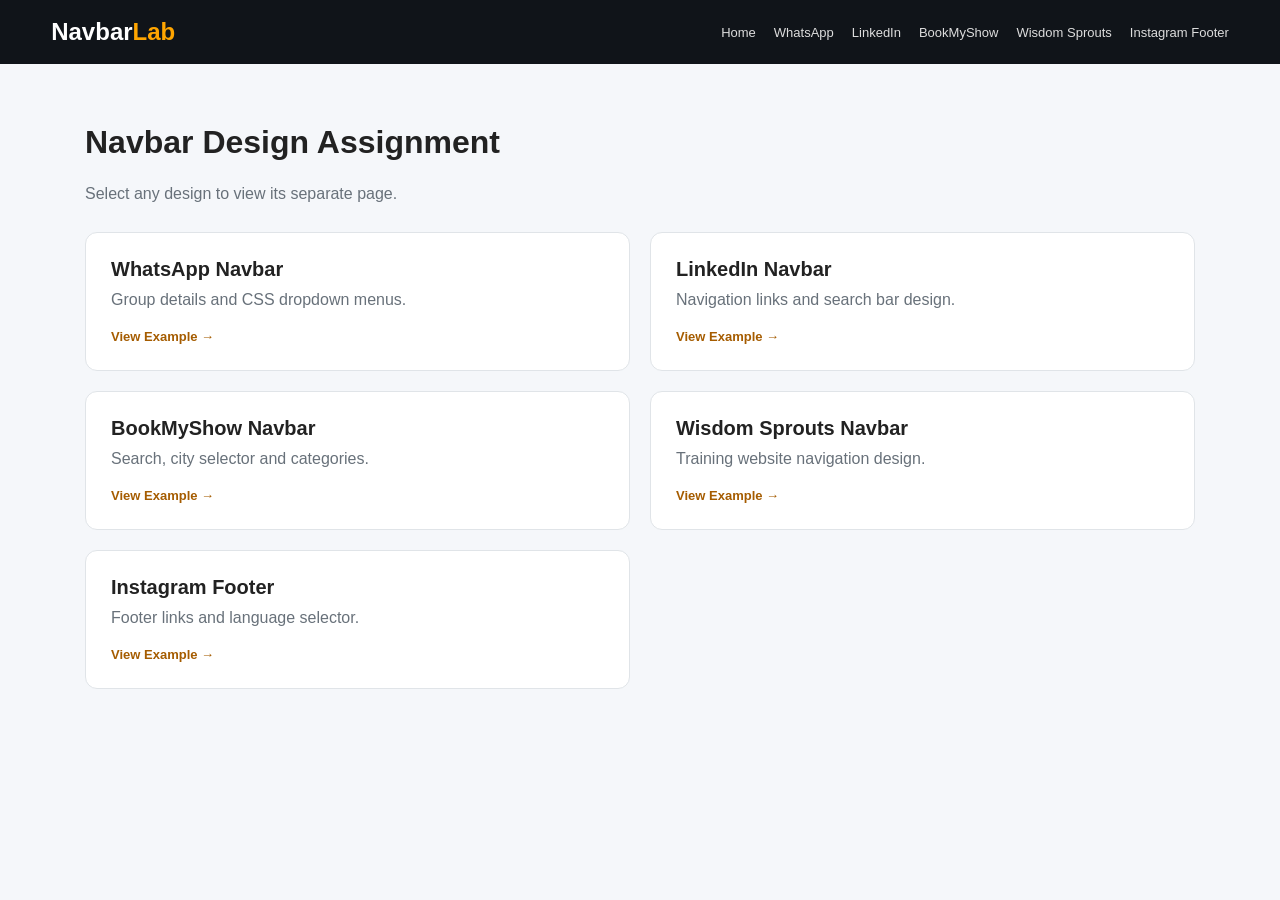
<file: index.html>
<!DOCTYPE html>
<html lang="en">
<head>
    <meta charset="UTF-8">
    <meta name="viewport" content="width=device-width, initial-scale=1.0">
    <title>Navbar Assignment</title>
    <link rel="stylesheet" href="style.css">
</head>
<body>

<header class="main-header">
    <a class="logo" href="index.html">Navbar<span>Lab</span></a>
    <nav>
        <a href="index.html">Home</a>
        <a href="whatsapp.html">WhatsApp</a>
        <a href="linkedin.html">LinkedIn</a>
        <a href="bookmyshow.html">BookMyShow</a>
        <a href="wisdom.html">Wisdom Sprouts</a>
        <a href="instagram.html">Instagram Footer</a>
    </nav>
</header>

<main class="container">
    <h1>Navbar Design Assignment</h1>
    <p class="description">Select any design to view its separate page.</p>

    <div class="cards">
        <a href="whatsapp.html" class="card">
            <h2>WhatsApp Navbar</h2>
            <p>Group details and CSS dropdown menus.</p>
            <span>View Example →</span>
        </a>

        <a href="linkedin.html" class="card">
            <h2>LinkedIn Navbar</h2>
            <p>Navigation links and search bar design.</p>
            <span>View Example →</span>
        </a>

        <a href="bookmyshow.html" class="card">
            <h2>BookMyShow Navbar</h2>
            <p>Search, city selector and categories.</p>
            <span>View Example →</span>
        </a>

        <a href="wisdom.html" class="card">
            <h2>Wisdom Sprouts Navbar</h2>
            <p>Training website navigation design.</p>
            <span>View Example →</span>
        </a>

        <a href="instagram.html" class="card">
            <h2>Instagram Footer</h2>
            <p>Footer links and language selector.</p>
            <span>View Example →</span>
        </a>
    </div>
</main>

</body>
</html>
</file>
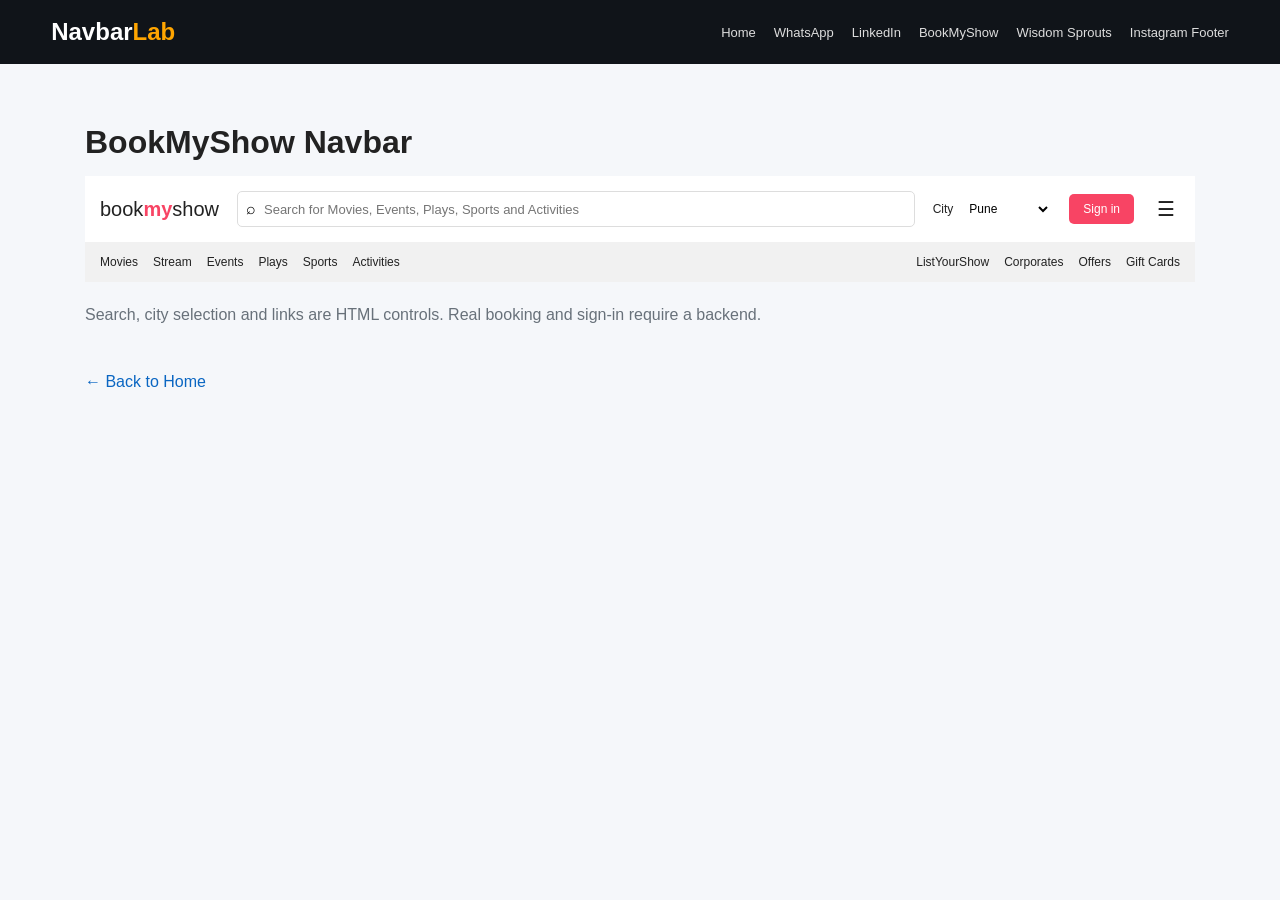
<file: bookmyshow.html>
<!DOCTYPE html>
<html lang="en">
<head>
    <meta charset="UTF-8">
    <meta name="viewport" content="width=device-width, initial-scale=1.0">
    <title>BookMyShow Navbar</title>
    <link rel="stylesheet" href="style.css">
</head>
<body>

<header class="main-header">
    <a class="logo" href="index.html">Navbar<span>Lab</span></a>
    <nav>
        <a href="index.html">Home</a>
        <a href="whatsapp.html">WhatsApp</a>
        <a href="linkedin.html">LinkedIn</a>
        <a href="bookmyshow.html">BookMyShow</a>
        <a href="wisdom.html">Wisdom Sprouts</a>
        <a href="instagram.html">Instagram Footer</a>
    </nav>
</header>

<main class="container">
    <h1>BookMyShow Navbar</h1>

    <div class="bms-navbar">
        <a href="#home" class="bms-logo">book<span>my</span>show</a>

        <form action="#results" method="get" class="bms-search">
            <button type="submit" aria-label="Search">⌕</button>
            <input type="search" name="q"
                placeholder="Search for Movies, Events, Plays, Sports and Activities">
        </form>

        <form action="#city-selected" method="get" class="city-form">
            <label for="city">City</label>
            <select name="city" id="city">
                <option>Pune</option>
                <option>Mumbai</option>
                <option>Hyderabad</option>
                <option>Delhi</option>
                <option>Bengaluru</option>
            </select>
        </form>

        <a href="#signin" class="signin">Sign in</a>

        <div class="css-dropdown">
            <a href="#menu" class="bms-menu">☰</a>
            <div class="dropdown-content dropdown-right">
                <a href="#bookings">Your bookings</a>
                <a href="#help">Help centre</a>
                <a href="#offers">Offers</a>
            </div>
        </div>
    </div>

    <nav class="bms-categories">
        <a href="#movies">Movies</a>
        <a href="#stream">Stream</a>
        <a href="#events">Events</a>
        <a href="#plays">Plays</a>
        <a href="#sports">Sports</a>
        <a href="#activities">Activities</a>
        <span class="category-spacer"></span>
        <a href="#list-your-show">ListYourShow</a>
        <a href="#corporates">Corporates</a>
        <a href="#offers">Offers</a>
        <a href="#gift-cards">Gift Cards</a>
    </nav>

    <p class="note">Search, city selection and links are HTML controls. Real booking and sign-in require a backend.</p>
    <a class="back-link" href="index.html">← Back to Home</a>
</main>

</body>
</html>
</file>
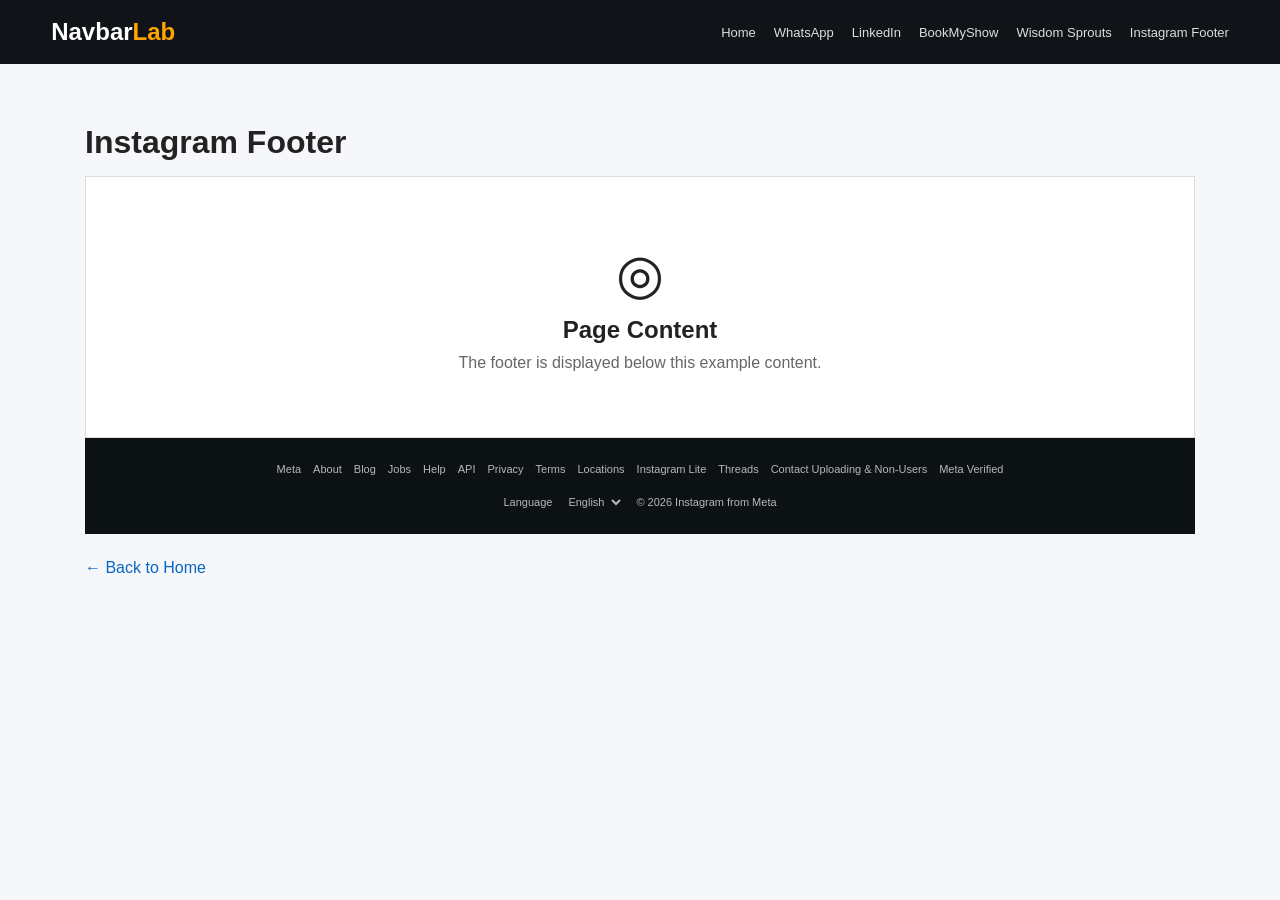
<file: instagram.html>
<!DOCTYPE html>
<html lang="en">
<head>
    <meta charset="UTF-8">
    <meta name="viewport" content="width=device-width, initial-scale=1.0">
    <title>Instagram Footer</title>
    <link rel="stylesheet" href="style.css">
</head>
<body>

<header class="main-header">
    <a class="logo" href="index.html">Navbar<span>Lab</span></a>
    <nav>
        <a href="index.html">Home</a>
        <a href="whatsapp.html">WhatsApp</a>
        <a href="linkedin.html">LinkedIn</a>
        <a href="bookmyshow.html">BookMyShow</a>
        <a href="wisdom.html">Wisdom Sprouts</a>
        <a href="instagram.html">Instagram Footer</a>
    </nav>
</header>

<main class="container">
    <h1>Instagram Footer</h1>

    <div class="instagram-content">
        <div class="instagram-symbol">◎</div>
        <h2>Page Content</h2>
        <p>The footer is displayed below this example content.</p>
    </div>

    <footer class="instagram-footer">
        <nav class="instagram-links">
            <a href="#meta">Meta</a>
            <a href="#about">About</a>
            <a href="#blog">Blog</a>
            <a href="#jobs">Jobs</a>
            <a href="#help">Help</a>
            <a href="#api">API</a>
            <a href="#privacy">Privacy</a>
            <a href="#terms">Terms</a>
            <a href="#locations">Locations</a>
            <a href="#instagram-lite">Instagram Lite</a>
            <a href="#threads">Threads</a>
            <a href="#contact">Contact Uploading &amp; Non-Users</a>
            <a href="#verified">Meta Verified</a>
        </nav>

        <div class="instagram-bottom">
            <label for="language">Language</label>
            <select id="language" name="language">
                <option>English</option>
                <option>Hindi</option>
                <option>Marathi</option>
                <option>Spanish</option>
            </select>
            <span>© 2026 Instagram from Meta</span>
        </div>
    </footer>

    <a class="back-link" href="index.html">← Back to Home</a>
</main>

</body>
</html>
</file>
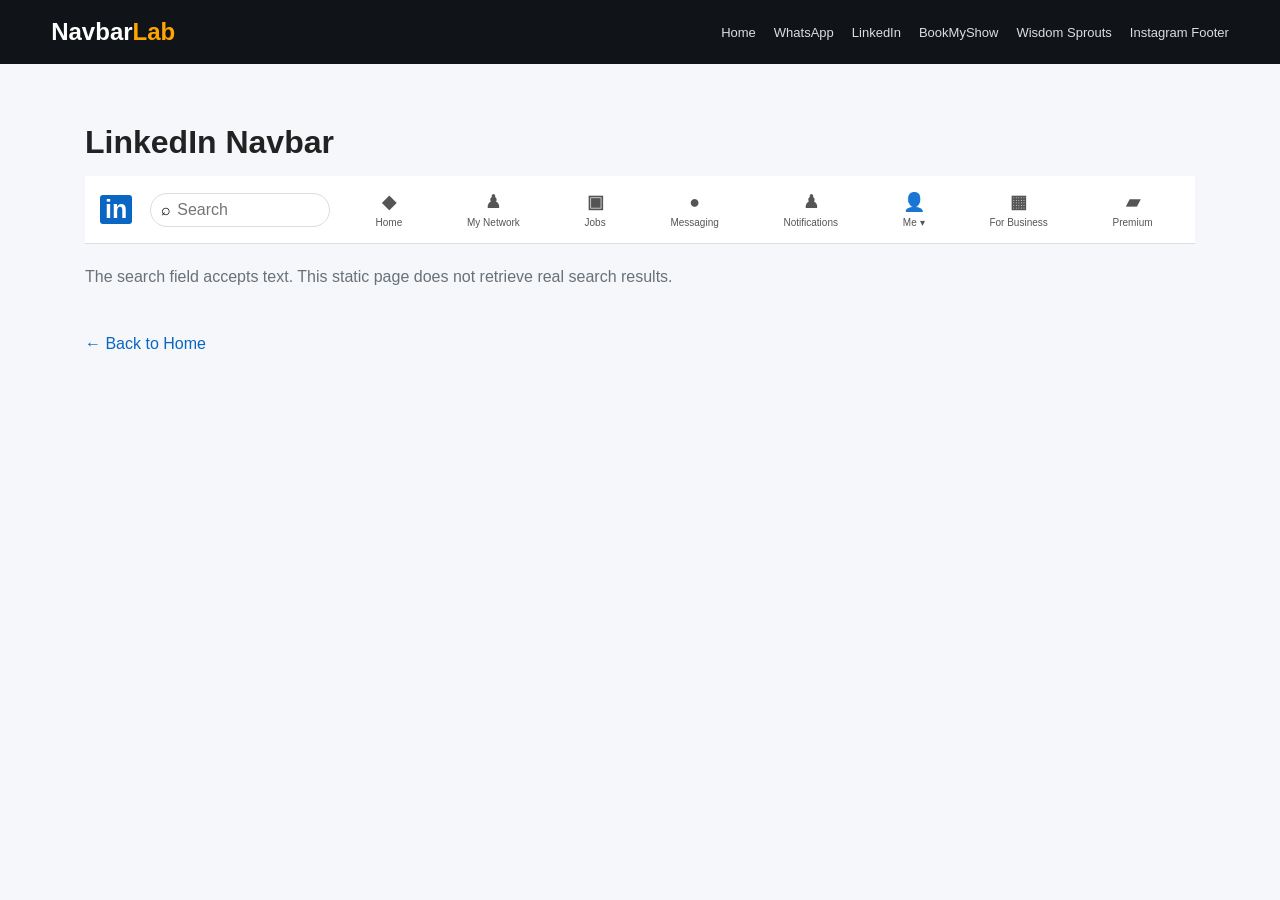
<file: Linkedin.html>
<!DOCTYPE html>
<html lang="en">
<head>
    <meta charset="UTF-8">
    <meta name="viewport" content="width=device-width, initial-scale=1.0">
    <title>LinkedIn Navbar</title>
    <link rel="stylesheet" href="style.css">
</head>
<body>

<header class="main-header">
    <a class="logo" href="index.html">Navbar<span>Lab</span></a>
    <nav>
        <a href="index.html">Home</a>
        <a href="whatsapp.html">WhatsApp</a>
        <a href="linkedin.html">LinkedIn</a>
        <a href="bookmyshow.html">BookMyShow</a>
        <a href="wisdom.html">Wisdom Sprouts</a>
        <a href="instagram.html">Instagram Footer</a>
    </nav>
</header>

<main class="container">
    <h1>LinkedIn Navbar</h1>

    <div class="linkedin-nav">
        <a href="#home" class="linkedin-logo">in</a>

        <form action="#search-results" method="get" class="linkedin-search">
            <button type="submit" aria-label="Search">⌕</button>
            <input type="search" name="q" placeholder="Search">
        </form>

        <nav class="linkedin-links">
            <a href="#home"><b>◆</b><small>Home</small></a>
            <a href="#network"><b>♟</b><small>My Network</small></a>
            <a href="#jobs"><b>▣</b><small>Jobs</small></a>
            <a href="#messaging"><b>●</b><small>Messaging</small></a>
            <a href="#notifications"><b>♟</b><small>Notifications</small></a>
            <a href="#profile"><b>👤</b><small>Me ▾</small></a>
            <a href="#business"><b>▦</b><small>For Business</small></a>
            <a href="#premium"><b>▰</b><small>Premium</small></a>
        </nav>
    </div>

    <p class="note">The search field accepts text. This static page does not retrieve real search results.</p>
    <a class="back-link" href="index.html">← Back to Home</a>
</main>

</body>
</html>
</file>
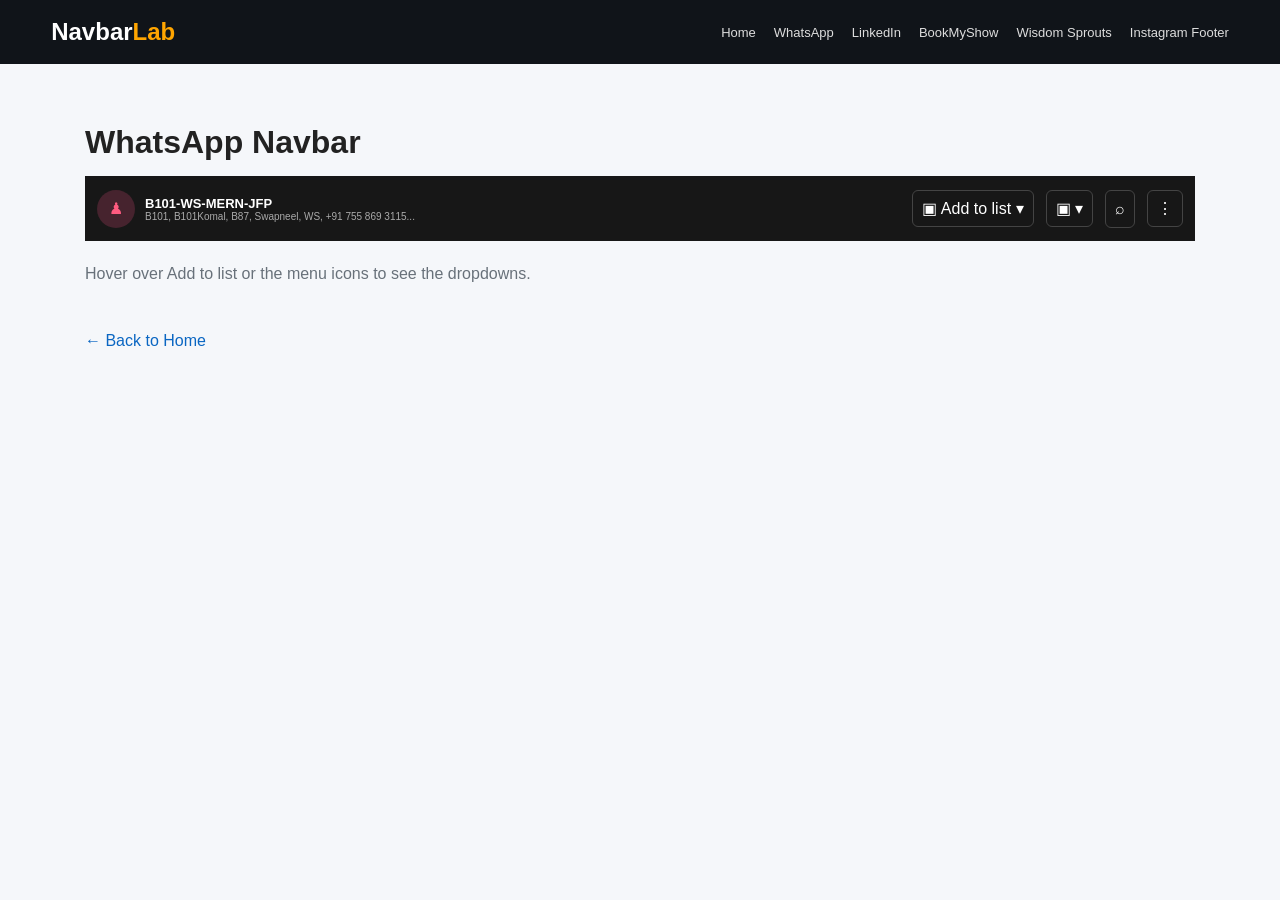
<file: whatsapp.html>
<!DOCTYPE html>
<html lang="en">
<head>
    <meta charset="UTF-8">
    <meta name="viewport" content="width=device-width, initial-scale=1.0">
    <title>WhatsApp Navbar</title>
    <link rel="stylesheet" href="style.css">
</head>
<body>

<header class="main-header">
    <a class="logo" href="index.html">Navbar<span>Lab</span></a>
    <nav>
        <a href="index.html">Home</a>
        <a href="whatsapp.html">WhatsApp</a>
        <a href="linkedin.html">LinkedIn</a>
        <a href="bookmyshow.html">BookMyShow</a>
        <a href="wisdom.html">Wisdom Sprouts</a>
        <a href="instagram.html">Instagram Footer</a>
    </nav>
</header>

<main class="container">
    <h1>WhatsApp Navbar</h1>

    <div class="whatsapp-nav">
        <a href="#group" class="group-info">
            <span class="avatar">♟</span>
            <span>
                <strong>B101-WS-MERN-JFP</strong>
                <small>B101, B101Komal, B87, Swapneel, WS, +91 755 869 3115...</small>
            </span>
        </a>

        <div class="css-dropdown">
            <a href="#lists" class="wa-button">▣ Add to list ▾</a>
            <div class="dropdown-content">
                <a href="#new-list">Create new list</a>
                <a href="#favorites">Add to Favorites</a>
                <a href="#manage-lists">Manage lists</a>
            </div>
        </div>

        <div class="css-dropdown">
            <a href="#video" class="wa-icon">▣ ▾</a>
            <div class="dropdown-content">
                <a href="#video">Video call</a>
                <a href="#voice">Voice call</a>
            </div>
        </div>

        <a href="#search" class="wa-icon" aria-label="Search">⌕</a>

        <div class="css-dropdown">
            <a href="#more" class="wa-icon">⋮</a>
            <div class="dropdown-content dropdown-right">
                <a href="#group-info">Group info</a>
                <a href="#mute">Mute notifications</a>
                <a href="#clear">Clear chat</a>
            </div>
        </div>
    </div>

    <p class="note">Hover over Add to list or the menu icons to see the dropdowns.</p>
    <a class="back-link" href="index.html">← Back to Home</a>
</main>

</body>
</html>
</file>
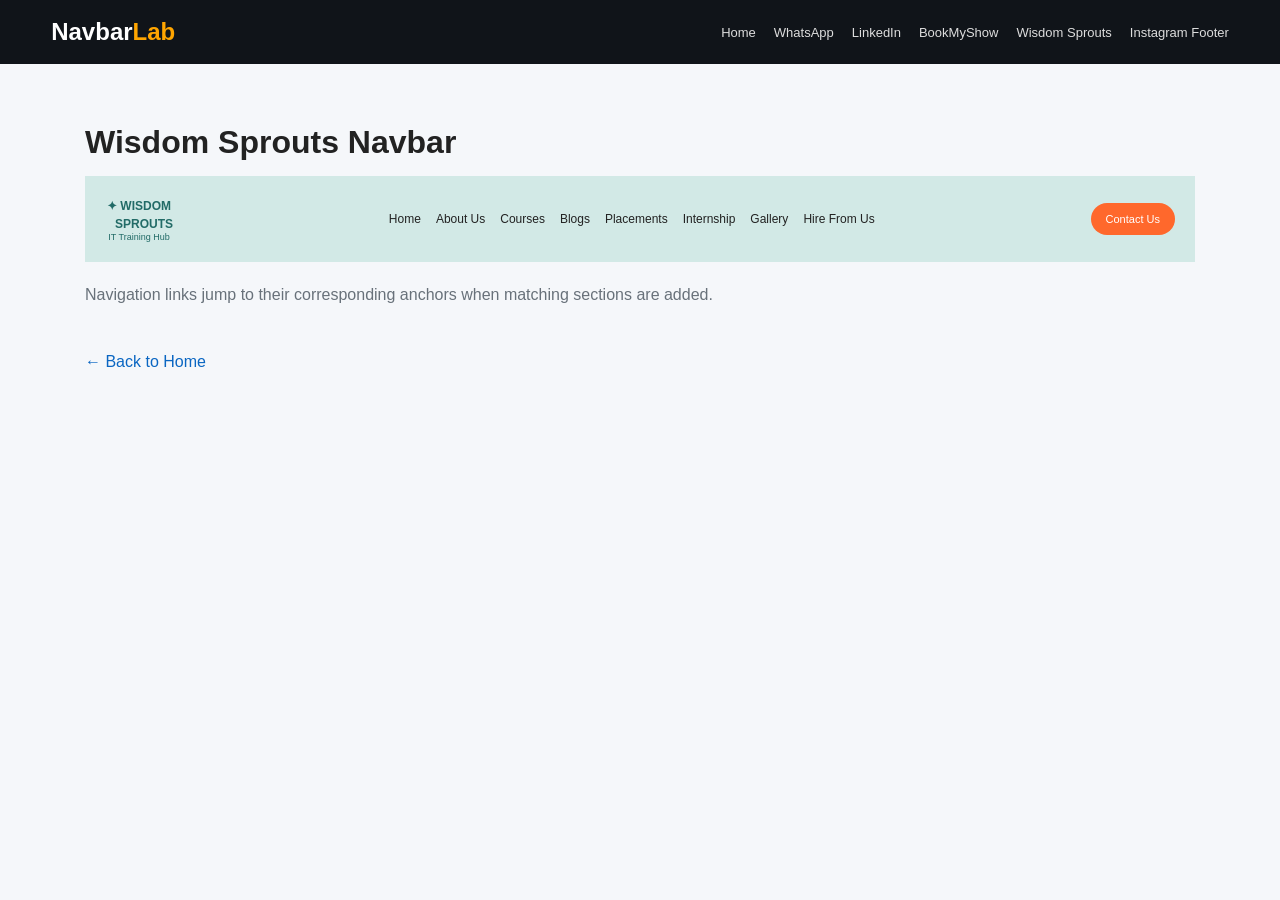
<file: wisdomsprouts.html>
<!DOCTYPE html>
<html lang="en">
<head>
    <meta charset="UTF-8">
    <meta name="viewport" content="width=device-width, initial-scale=1.0">
    <title>Wisdom Sprouts Navbar</title>
    <link rel="stylesheet" href="style.css">
</head>
<body>

<header class="main-header">
    <a class="logo" href="index.html">Navbar<span>Lab</span></a>
    <nav>
        <a href="index.html">Home</a>
        <a href="whatsapp.html">WhatsApp</a>
        <a href="linkedin.html">LinkedIn</a>
        <a href="bookmyshow.html">BookMyShow</a>
        <a href="wisdom.html">Wisdom Sprouts</a>
        <a href="instagram.html">Instagram Footer</a>
    </nav>
</header>

<main class="container">
    <h1>Wisdom Sprouts Navbar</h1>

    <div class="wisdom-navbar">
        <a href="#home" class="wisdom-logo">
            <strong>✦ WISDOM<br>&nbsp;&nbsp; SPROUTS</strong>
            <small>IT Training Hub</small>
        </a>

        <nav class="wisdom-links">
            <a href="#home">Home</a>
            <a href="#about">About Us</a>
            <a href="#courses">Courses</a>
            <a href="#blogs">Blogs</a>
            <a href="#placements">Placements</a>
            <a href="#internship">Internship</a>
            <a href="#gallery">Gallery</a>
            <a href="#hire">Hire From Us</a>
        </nav>

        <a href="mailto:info@example.com" class="contact-button">Contact Us</a>
    </div>

    <p class="note">Navigation links jump to their corresponding anchors when matching sections are added.</p>
    <a class="back-link" href="index.html">← Back to Home</a>
</main>

</body>
</html>
</file>
<file: style.css>
* {
    margin: 0;
    padding: 0;
    box-sizing: border-box;
}

body {
    font-family: Arial, sans-serif;
    background: #f5f7fa;
    color: #222;
}

a {
    text-decoration: none;
    color: inherit;
}

button, input, select {
    font: inherit;
}

.main-header {
    background: #101419;
    color: white;
    padding: 18px 4%;
    display: flex;
    align-items: center;
    justify-content: space-between;
    gap: 20px;
    flex-wrap: wrap;
}

.logo {
    font-size: 24px;
    font-weight: bold;
}

.logo span {
    color: orange;
}

.main-header nav {
    display: flex;
    flex-wrap: wrap;
    gap: 18px;
}

.main-header nav a {
    font-size: 13px;
    color: #ddd;
}

.main-header nav a:hover {
    color: orange;
}

.container {
    max-width: 1150px;
    margin: 40px auto;
    padding: 20px;
}

.container h1 {
    margin-bottom: 15px;
}

.description, .note {
    color: #68717a;
    margin: 20px 0;
    line-height: 1.6;
}

.cards {
    display: grid;
    grid-template-columns: repeat(2, minmax(0, 1fr));
    gap: 20px;
    margin-top: 25px;
}

.card {
    background: white;
    padding: 25px;
    border: 1px solid #e0e4e8;
    border-radius: 12px;
    transition: .2s;
}

.card:hover {
    transform: translateY(-4px);
    border-color: orange;
    box-shadow: 0 8px 25px #0001;
}

.card h2 {
    margin-bottom: 10px;
    font-size: 20px;
}

.card p {
    color: #68717a;
    margin-bottom: 18px;
}

.card span {
    color: #a55c00;
    font-weight: bold;
    font-size: 13px;
}

.back-link {
    display: inline-block;
    margin-top: 25px;
    color: #0a66c2;
}

/* WhatsApp navbar */

.whatsapp-nav {
    background: #171717;
    color: white;
    display: flex;
    align-items: center;
    gap: 12px;
    padding: 12px;
    min-height: 65px;
}

.group-info {
    flex: 1;
    min-width: 0;
    display: flex;
    align-items: center;
    gap: 10px;
}

.avatar {
    width: 38px;
    height: 38px;
    border-radius: 50%;
    background: #46232e;
    color: #ff5b80;
    display: grid;
    place-items: center;
    flex-shrink: 0;
}

.group-info strong, .group-info small {
    display: block;
}

.group-info strong {
    font-size: 13px;
}

.group-info small {
    color: #aaa;
    font-size: 10px;
    white-space: nowrap;
    overflow: hidden;
    text-overflow: ellipsis;
}

.wa-button, .wa-icon {
    color: white;
    border: 1px solid #444;
    padding: 9px;
    border-radius: 6px;
    white-space: nowrap;
}

.css-dropdown {
    position: relative;
}

.dropdown-content {
    display: none;
    position: absolute;
    top: 100%;
    left: 0;
    min-width: 170px;
    background: white;
    color: #222;
    border-radius: 6px;
    box-shadow: 0 5px 15px #0002;
    z-index: 5;
    padding: 5px;
}

.css-dropdown:hover .dropdown-content,
.css-dropdown:focus-within .dropdown-content {
    display: block;
}

.dropdown-content a {
    display: block;
    padding: 10px;
    font-size: 13px;
    border-radius: 4px;
}

.dropdown-content a:hover {
    background: #eee;
}

.dropdown-right {
    left: auto;
    right: 0;
}

/* LinkedIn navbar */

.linkedin-nav {
    display: flex;
    align-items: center;
    gap: 18px;
    background: white;
    padding: 15px;
    border-bottom: 1px solid #ddd;
}

.linkedin-logo {
    background: #0a66c2;
    color: white;
    font-weight: bold;
    font-size: 25px;
    padding: 0 5px;
    border-radius: 3px;
}

.linkedin-search {
    display: flex;
    gap: 6px;
    align-items: center;
    border: 1px solid #ddd;
    border-radius: 20px;
    padding: 7px 10px;
    width: 180px;
}

.linkedin-search button {
    border: none;
    background: transparent;
    cursor: pointer;
}

.linkedin-search input {
    width: 100%;
    min-width: 0;
    border: none;
    outline: none;
}

.linkedin-links {
    flex: 1;
    display: flex;
    align-items: center;
    justify-content: space-around;
    gap: 10px;
}

.linkedin-links a {
    display: flex;
    flex-direction: column;
    align-items: center;
    gap: 4px;
    color: #555;
}

.linkedin-links a:hover {
    color: #0a66c2;
}

.linkedin-links b {
    font-size: 18px;
}

.linkedin-links small {
    font-size: 10px;
    white-space: nowrap;
}

/* BookMyShow navbar */

.bms-navbar {
    display: flex;
    align-items: center;
    gap: 18px;
    padding: 15px;
    background: white;
}

.bms-logo {
    font-size: 20px;
    white-space: nowrap;
}

.bms-logo span {
    color: #f84464;
    font-weight: bold;
}

.bms-search {
    display: flex;
    flex: 1;
    min-width: 100px;
    align-items: center;
    gap: 8px;
    border: 1px solid #ddd;
    padding: 8px;
    border-radius: 5px;
}

.bms-search button {
    border: none;
    background: transparent;
}

.bms-search input {
    width: 100%;
    min-width: 0;
    border: none;
    outline: none;
    font-size: 13px;
}

.city-form {
    display: flex;
    align-items: center;
    gap: 5px;
    font-size: 12px;
}

.city-form select {
    border: none;
    background: white;
    padding: 7px;
}

.signin {
    background: #f84464;
    color: white;
    border-radius: 5px;
    padding: 8px 14px;
    font-size: 12px;
}

.bms-menu {
    font-size: 20px;
    padding: 5px;
}

.bms-categories {
    display: flex;
    align-items: center;
    flex-wrap: wrap;
    gap: 15px;
    padding: 13px 15px;
    background: #f1f1f1;
}

.bms-categories a {
    font-size: 12px;
}

.bms-categories a:hover {
    color: #f84464;
}

.category-spacer {
    flex: 1;
}

/* Wisdom Sprouts navbar */

.wisdom-navbar {
    background: #d2e9e6;
    display: flex;
    align-items: center;
    justify-content: space-between;
    gap: 18px;
    padding: 20px;
}

.wisdom-logo {
    color: #226b67;
    text-align: center;
    flex-shrink: 0;
}

.wisdom-logo strong {
    font-size: 12px;
}

.wisdom-logo small {
    display: block;
    font-size: 9px;
}

.wisdom-links {
    display: flex;
    flex-wrap: wrap;
    justify-content: center;
    gap: 15px;
}

.wisdom-links a {
    font-size: 12px;
}

.wisdom-links a:hover {
    color: #f47743;
}

.contact-button {
    background: #ff682c;
    color: white;
    padding: 10px 15px;
    border-radius: 20px;
    font-size: 11px;
    white-space: nowrap;
}

/* Instagram footer */

.instagram-content {
    text-align: center;
    padding: 65px 20px;
    background: white;
    border: 1px solid #ddd;
}

.instagram-symbol {
    font-size: 55px;
    margin-bottom: 10px;
}

.instagram-content p {
    color: #666;
    margin-top: 10px;
}

.instagram-footer {
    background: #0c1214;
    color: #b7b7b7;
    padding: 25px 15px;
    text-align: center;
}

.instagram-links {
    display: flex;
    flex-wrap: wrap;
    justify-content: center;
    gap: 12px;
    margin-bottom: 20px;
}

.instagram-links a {
    font-size: 11px;
}

.instagram-links a:hover {
    color: white;
    text-decoration: underline;
}

.instagram-bottom {
    display: flex;
    justify-content: center;
    align-items: center;
    flex-wrap: wrap;
    gap: 12px;
    font-size: 11px;
}

.instagram-bottom select {
    background: #0c1214;
    color: #b7b7b7;
    border: none;
}

/* Mobile layout */

@media (max-width: 900px) {
    .main-header {
        align-items: flex-start;
        flex-direction: column;
    }

    .main-header nav {
        gap: 12px;
    }

    .linkedin-nav {
        flex-wrap: wrap;
    }

    .linkedin-links {
        flex-basis: 100%;
        flex-wrap: wrap;
        justify-content: flex-start;
    }

    .wisdom-navbar {
        flex-wrap: wrap;
    }
}

@media (max-width: 600px) {
    .cards {
        grid-template-columns: 1fr;
    }

    .container {
        padding: 12px;
    }

    .whatsapp-nav {
        flex-wrap: wrap;
    }

    .group-info {
        flex-basis: 100%;
    }

    .bms-navbar {
        flex-wrap: wrap;
    }

    .bms-search {
        flex-basis: 100%;
        order: 2;
    }

    .bms-categories {
        gap: 12px;
    }

    .wisdom-navbar {
        justify-content: flex-start;
    }

    .wisdom-links {
        justify-content: flex-start;
    }
}
</file>
